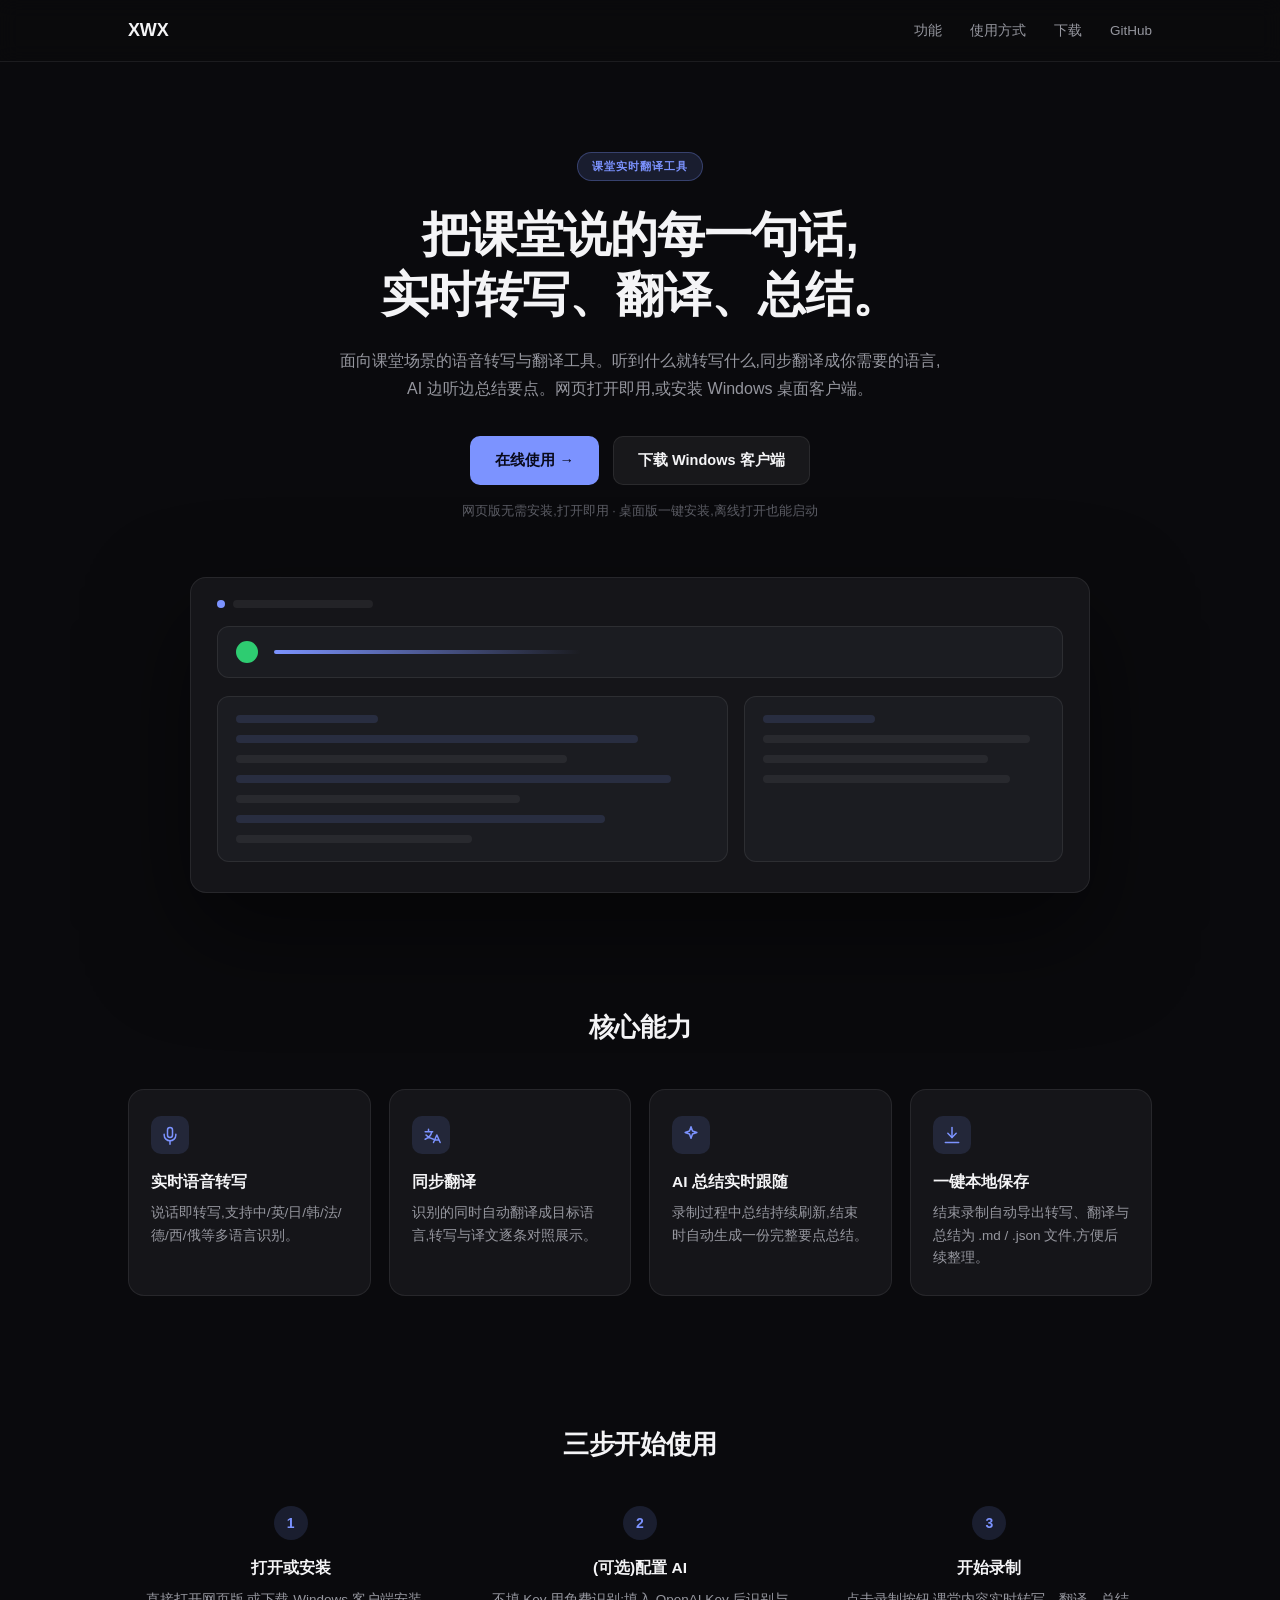
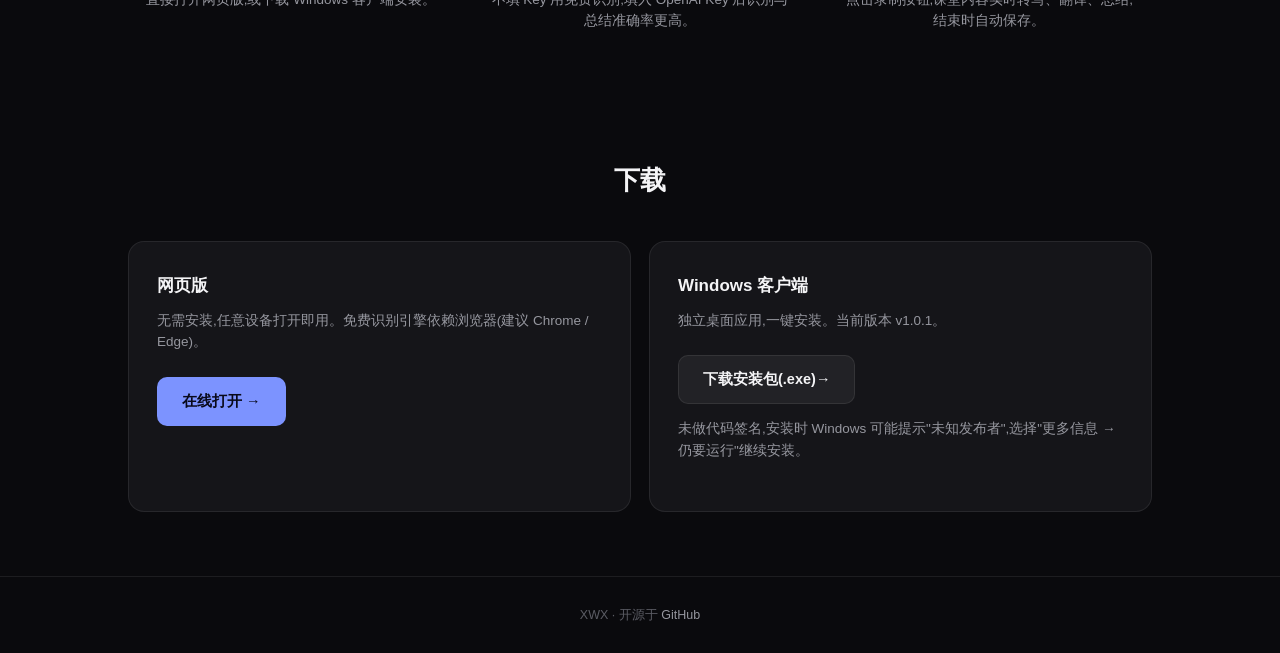
<file: index.html>
<!DOCTYPE html>
<html lang="zh-CN">
<head>
<meta charset="UTF-8" />
<meta name="viewport" content="width=device-width, initial-scale=1" />
<title>XWX — 课堂实时翻译</title>
<meta name="description" content="课堂实时语音转写 + 翻译 + AI 总结。网页打开即用,或下载 Windows 客户端。" />
<link rel="stylesheet" href="landing.css" />
</head>
<body>
  <header class="nav">
    <div class="nav-inner">
      <div class="nav-brand">XWX</div>
      <nav class="nav-links">
        <a href="#features">功能</a>
        <a href="#how">使用方式</a>
        <a href="#download">下载</a>
        <a href="https://github.com/xianwuxing/xwx" target="_blank" rel="noopener">GitHub</a>
      </nav>
    </div>
  </header>

  <main>
    <section class="hero">
      <span class="eyebrow">课堂实时翻译工具</span>
      <h1>把课堂说的每一句话,<br />实时转写、翻译、总结。</h1>
      <p class="hero-sub">
        面向课堂场景的语音转写与翻译工具。听到什么就转写什么,同步翻译成你需要的语言,
        AI 边听边总结要点。网页打开即用,或安装 Windows 桌面客户端。
      </p>
      <div class="hero-actions">
        <a class="btn btn-primary" href="app/">在线使用 →</a>
        <a class="btn btn-secondary" href="#download">下载 Windows 客户端</a>
      </div>
      <p class="hero-note">网页版无需安装,打开即用 · 桌面版一键安装,离线打开也能启动</p>

      <div class="hero-shot" aria-hidden="true">
        <div class="mock-titlebar">
          <span class="mock-dot" style="background:#7c93ff"></span>
          <span class="mock-crumb"></span>
        </div>
        <div class="mock-controlbar">
          <span class="mock-record"></span>
          <span class="mock-bar" style="width:38%"></span>
        </div>
        <div class="mock-panels">
          <div class="mock-panel">
            <span class="mock-line" style="width:30%"></span>
            <span class="mock-line" style="width:85%"></span>
            <span class="mock-line dim" style="width:70%"></span>
            <span class="mock-line" style="width:92%"></span>
            <span class="mock-line dim" style="width:60%"></span>
            <span class="mock-line" style="width:78%"></span>
            <span class="mock-line dim" style="width:50%"></span>
          </div>
          <div class="mock-panel">
            <span class="mock-line" style="width:40%"></span>
            <span class="mock-line dim" style="width:95%"></span>
            <span class="mock-line dim" style="width:80%"></span>
            <span class="mock-line dim" style="width:88%"></span>
          </div>
        </div>
      </div>
    </section>

    <section class="features" id="features">
      <h2>核心能力</h2>
      <div class="feature-grid">
        <div class="feature-card">
          <div class="feature-icon">
            <svg viewBox="0 0 24 24"><path d="M12 15a3 3 0 0 0 3-3V6a3 3 0 0 0-6 0v6a3 3 0 0 0 3 3z"/><path d="M19 11v1a7 7 0 0 1-14 0v-1"/><line x1="12" y1="19" x2="12" y2="23"/></svg>
          </div>
          <h3>实时语音转写</h3>
          <p>说话即转写,支持中/英/日/韩/法/德/西/俄等多语言识别。</p>
        </div>
        <div class="feature-card">
          <div class="feature-icon">
            <svg viewBox="0 0 24 24"><path d="M5 8h9M9 5v3M13 8a12 12 0 0 1-8 9M6 12a15 15 0 0 0 9 5"/><path d="M15 21l4-9 4 9M16.5 18h5"/></svg>
          </div>
          <h3>同步翻译</h3>
          <p>识别的同时自动翻译成目标语言,转写与译文逐条对照展示。</p>
        </div>
        <div class="feature-card">
          <div class="feature-icon">
            <svg viewBox="0 0 24 24"><path d="M12 2l1.8 5.2L19 9l-5.2 1.8L12 16l-1.8-5.2L5 9l5.2-1.8z"/></svg>
          </div>
          <h3>AI 总结实时跟随</h3>
          <p>录制过程中总结持续刷新,结束时自动生成一份完整要点总结。</p>
        </div>
        <div class="feature-card">
          <div class="feature-icon">
            <svg viewBox="0 0 24 24"><path d="M12 3v12"/><path d="M7 10l5 5 5-5"/><path d="M4 21h16"/></svg>
          </div>
          <h3>一键本地保存</h3>
          <p>结束录制自动导出转写、翻译与总结为 .md / .json 文件,方便后续整理。</p>
        </div>
      </div>
    </section>

    <section class="how" id="how">
      <h2>三步开始使用</h2>
      <div class="steps">
        <div class="step">
          <span class="step-num">1</span>
          <h3>打开或安装</h3>
          <p>直接打开网页版,或下载 Windows 客户端安装。</p>
        </div>
        <div class="step">
          <span class="step-num">2</span>
          <h3>(可选)配置 AI</h3>
          <p>不填 Key 用免费识别;填入 OpenAI Key 后识别与总结准确率更高。</p>
        </div>
        <div class="step">
          <span class="step-num">3</span>
          <h3>开始录制</h3>
          <p>点击录制按钮,课堂内容实时转写、翻译、总结,结束时自动保存。</p>
        </div>
      </div>
    </section>

    <section class="download" id="download">
      <h2>下载</h2>
      <div class="download-cards">
        <div class="download-card">
          <h3>网页版</h3>
          <p>无需安装,任意设备打开即用。免费识别引擎依赖浏览器(建议 Chrome / Edge)。</p>
          <a class="btn btn-primary" href="app/">在线打开 →</a>
        </div>
        <div class="download-card">
          <h3>Windows 客户端</h3>
          <p>独立桌面应用,一键安装。当前版本 v1.0.1。</p>
          <a class="btn btn-secondary" href="https://github.com/xianwuxing/xwx/releases/download/v1.0.1/XWX.Setup.1.0.1.exe">下载安装包(.exe)→</a>
          <p class="download-hint">未做代码签名,安装时 Windows 可能提示"未知发布者",选择"更多信息 → 仍要运行"继续安装。</p>
        </div>
      </div>
    </section>
  </main>

  <footer class="site-footer">
    <span>XWX · 开源于 <a href="https://github.com/xianwuxing/xwx" target="_blank" rel="noopener">GitHub</a></span>
  </footer>
</body>
</html>
</file>
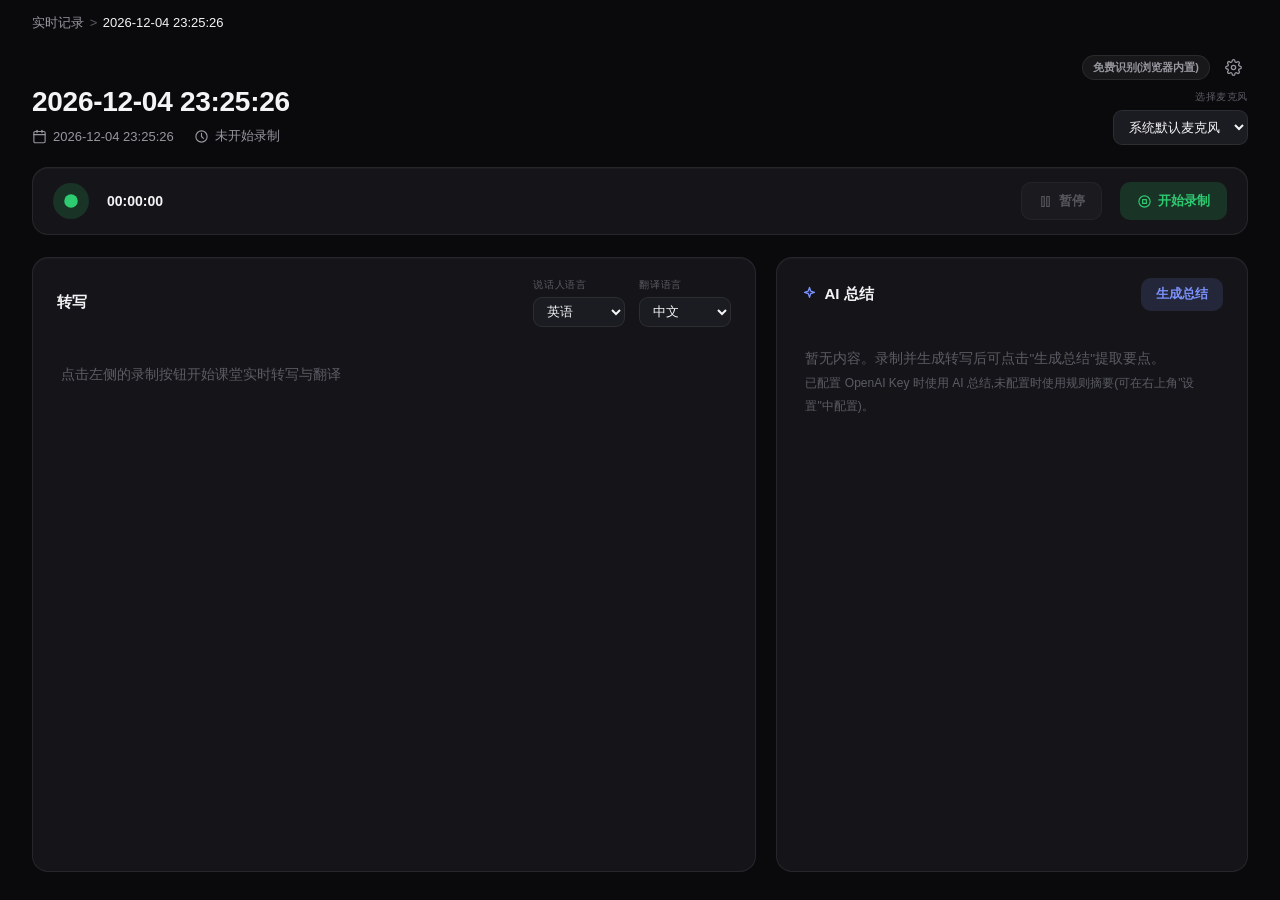
<file: app/index.html>
<!DOCTYPE html>
<html lang="zh-CN">
<head>
<meta charset="UTF-8" />
<meta name="viewport" content="width=device-width, initial-scale=1" />
<meta http-equiv="Content-Security-Policy" content="default-src 'self'; script-src 'self'; style-src 'self' 'unsafe-inline'; connect-src 'self' https://api.mymemory.translated.net https://api.openai.com; img-src 'self' data:;" />
<title>XWX</title>
<meta name="description" content="课堂实时语音转写 + 翻译 + AI 总结" />
<link rel="stylesheet" href="styles.css" />
</head>
<body>
  <div class="titlebar">
    <div class="titlebar-left">
      <span class="breadcrumb"><span class="crumb-dim">实时记录</span> <span class="crumb-sep">&gt;</span> <span id="breadcrumbTime">2026-09-02 00:00:00</span></span>
    </div>
  </div>

  <div class="app-body">
    <div class="header-row">
      <div class="header-left">
        <h1 id="sessionTitle">2026-09-02 00:00:00</h1>
        <div class="meta-row">
          <span class="meta-item">
            <svg class="meta-icon" viewBox="0 0 24 24"><rect x="3" y="4" width="18" height="18" rx="2"/><line x1="3" y1="9" x2="21" y2="9"/><line x1="8" y1="2" x2="8" y2="6"/><line x1="16" y1="2" x2="16" y2="6"/></svg>
            <span id="sessionDate">2026-09-02 00:00</span>
          </span>
          <span class="meta-item">
            <svg class="meta-icon" viewBox="0 0 24 24"><circle cx="12" cy="12" r="9"/><polyline points="12 7 12 12 15 15"/></svg>
            <span id="recordedLabel">未开始录制</span>
          </span>
        </div>
      </div>
      <div class="header-right">
        <div class="header-right-top">
          <span class="engine-badge" id="engineBadge">免费识别</span>
          <button class="icon-btn nav-btn" id="btnSettings" title="设置">
            <svg viewBox="0 0 24 24"><circle cx="12" cy="12" r="3"/><path d="M19.4 15a1.7 1.7 0 0 0 .34 1.87l.06.06a2 2 0 1 1-2.83 2.83l-.06-.06a1.7 1.7 0 0 0-1.87-.34 1.7 1.7 0 0 0-1 1.55V21a2 2 0 1 1-4 0v-.09A1.7 1.7 0 0 0 9 19.4a1.7 1.7 0 0 0-1.87.34l-.06.06a2 2 0 1 1-2.83-2.83l.06-.06A1.7 1.7 0 0 0 4.6 15a1.7 1.7 0 0 0-1.55-1H3a2 2 0 1 1 0-4h.09A1.7 1.7 0 0 0 4.6 9a1.7 1.7 0 0 0-.34-1.87l-.06-.06a2 2 0 1 1 2.83-2.83l.06.06A1.7 1.7 0 0 0 9 4.6a1.7 1.7 0 0 0 1-1.55V3a2 2 0 1 1 4 0v.09a1.7 1.7 0 0 0 1 1.55 1.7 1.7 0 0 0 1.87-.34l.06-.06a2 2 0 1 1 2.83 2.83l-.06.06A1.7 1.7 0 0 0 19.4 9a1.7 1.7 0 0 0 1.55 1H21a2 2 0 1 1 0 4h-.09a1.7 1.7 0 0 0-1.51 1z"/></svg>
          </button>
        </div>
        <label class="mic-label">选择麦克风</label>
        <select id="micSelect" class="select-box"><option value="">系统默认麦克风</option></select>
      </div>
    </div>

    <div class="control-bar card">
      <button class="record-dot" id="btnRecordToggle" title="开始/停止录制">
        <svg viewBox="0 0 24 24"><circle cx="12" cy="12" r="9"/></svg>
      </button>
      <span class="timer" id="timerLabel">00:00:00</span>
      <canvas id="waveform" width="360" height="36"></canvas>
      <div class="spacer"></div>
      <button class="btn btn-ghost" id="btnPause" disabled>
        <svg viewBox="0 0 24 24"><rect x="6" y="4" width="4" height="16"/><rect x="14" y="4" width="4" height="16"/></svg>
        <span id="pauseLabel">暂停</span>
      </button>
      <button class="btn btn-record" id="btnEnd">
        <svg viewBox="0 0 24 24"><circle cx="12" cy="12" r="9"/><rect x="9" y="9" width="6" height="6"/></svg>
        <span id="btnEndLabel">开始录制</span>
      </button>
    </div>

    <div class="content-row">
      <section class="panel card transcript-panel">
        <div class="panel-header">
          <h2>转写</h2>
          <div class="lang-selects">
            <div class="lang-group">
              <label>说话人语言</label>
              <select id="sourceLang" class="select-box"></select>
            </div>
            <div class="lang-group">
              <label>翻译语言</label>
              <select id="targetLang" class="select-box"></select>
            </div>
          </div>
        </div>
        <div id="transcriptList" class="transcript-list">
          <div class="empty-state" id="transcriptEmpty">
            点击左侧的录制按钮开始课堂实时转写与翻译
          </div>
        </div>
      </section>

      <section class="panel card summary-panel">
        <div class="panel-header">
          <h2><svg class="spark-icon" viewBox="0 0 24 24"><path d="M12 2l1.8 5.2L19 9l-5.2 1.8L12 16l-1.8-5.2L5 9l5.2-1.8z"/></svg> AI 总结
            <span class="live-pulse" id="summaryLivePulse" hidden></span>
          </h2>
          <div class="summary-header-right">
            <span class="summary-updated" id="summaryUpdated"></span>
            <button class="btn btn-small" id="btnSummarize">生成总结</button>
          </div>
        </div>
        <div id="summaryBody" class="summary-body">
          <div class="empty-state">
            暂无内容。录制并生成转写后可点击"生成总结"提取要点。<br/>
            <span class="hint">已配置 OpenAI Key 时使用 AI 总结,未配置时使用规则摘要(可在右上角"设置"中配置)。</span>
          </div>
        </div>
      </section>
    </div>
  </div>

  <div class="modal-overlay" id="settingsOverlay" hidden>
    <div class="modal card">
      <div class="modal-header">
        <h3>设置</h3>
        <button class="icon-btn nav-btn" id="btnCloseSettings">
          <svg viewBox="0 0 24 24"><line x1="6" y1="6" x2="18" y2="18"/><line x1="18" y1="6" x2="6" y2="18"/></svg>
        </button>
      </div>
      <div class="modal-body">
        <label class="modal-label">OpenAI API Key</label>
        <input type="password" id="apiKeyInput" class="text-input" placeholder="sk-..." autocomplete="off" spellcheck="false" />
        <p class="modal-hint">
          注意:ChatGPT Pro 网页订阅不能直接调用接口,需要到
          platform.openai.com/api-keys 单独创建一个 API Key,并在账户里开通按量付费额度
          (与 ChatGPT 订阅是两套独立计费)。<br/>
          填入 Key 后,识别使用 Whisper、翻译与 AI 总结使用 GPT-4o-mini,准确率和速度优于免费方案。
          留空则自动使用浏览器内置的免费识别 + 规则摘要。<br/>
          <strong>Key 只保存在你这台设备的浏览器本地存储中,不会上传到任何服务器</strong>(本站是纯静态页面,没有后端)。
        </p>
        <div class="modal-actions">
          <button class="btn btn-ghost" id="btnClearKey">清除</button>
          <button class="btn" id="btnSaveKey">保存</button>
        </div>
        <p class="modal-status" id="keyStatus"></p>

        <label class="modal-label" style="margin-top: 22px;">本地保存位置</label>
        <div class="save-path-row">
          <span class="save-path-text" id="savePathDisplay">未设置(默认下载到"下载"文件夹)</span>
          <button class="btn btn-ghost btn-small" id="btnChooseSaveDir">选择文件夹</button>
        </div>
        <p class="modal-hint" id="saveDirUnsupportedHint" hidden>
          当前浏览器不支持选择保存文件夹(需要 Chrome / Edge),将始终下载到默认"下载"文件夹。
        </p>
      </div>
    </div>
  </div>

  <div class="modal-overlay" id="saveConfirmOverlay" hidden>
    <div class="modal card">
      <div class="modal-header">
        <h3>保存本次记录?</h3>
        <button class="icon-btn nav-btn" id="btnCloseSaveConfirm">
          <svg viewBox="0 0 24 24"><line x1="6" y1="6" x2="18" y2="18"/><line x1="18" y1="6" x2="6" y2="18"/></svg>
        </button>
      </div>
      <div class="modal-body">
        <p class="modal-hint" id="saveConfirmSummary"></p>
        <div class="modal-actions">
          <button class="btn btn-ghost" id="btnSkipSave">不保存</button>
          <button class="btn" id="btnConfirmSave">下载到本地</button>
        </div>
      </div>
    </div>
  </div>

  <div class="toast" id="toast" hidden></div>

  <script src="app.js"></script>
</body>
</html>
</file>
<file: landing.css>
* { box-sizing: border-box; margin: 0; padding: 0; }

:root {
  --bg: #0a0a0d;
  --card-bg: #151519;
  --card-bg-2: #1b1c21;
  --border: rgba(255, 255, 255, 0.08);
  --hover: rgba(255, 255, 255, 0.06);
  --text: #f4f4f6;
  --text-dim: #96979f;
  --text-faint: #5b5c64;
  --accent: #7c93ff;
  --accent-soft: rgba(124, 147, 255, 0.14);
  --green: #2ecc71;
  --green-soft: rgba(46, 204, 113, 0.16);
}

html { scroll-behavior: smooth; }
body {
  background: var(--bg);
  color: var(--text);
  font-family: -apple-system, "Segoe UI", "PingFang SC", "Microsoft YaHei", sans-serif;
  line-height: 1.6;
}
svg { fill: none; stroke: currentColor; stroke-width: 1.8; stroke-linecap: round; stroke-linejoin: round; }
a { color: inherit; text-decoration: none; }

/* Nav */
.nav {
  position: sticky; top: 0; z-index: 10;
  background: rgba(10, 10, 13, 0.8); backdrop-filter: blur(10px);
  border-bottom: 1px solid var(--border);
}
.nav-inner {
  max-width: 1080px; margin: 0 auto; padding: 16px 28px;
  display: flex; align-items: center; justify-content: space-between;
}
.nav-brand { font-weight: 800; font-size: 18px; letter-spacing: -0.01em; }
.nav-links { display: flex; gap: 28px; font-size: 13.5px; color: var(--text-dim); }
.nav-links a:hover { color: var(--text); }

main { max-width: 1080px; margin: 0 auto; padding: 0 28px; }

/* Hero */
.hero { padding: 90px 0 50px; text-align: center; }
.eyebrow {
  display: inline-block; font-size: 11px; font-weight: 700; letter-spacing: 0.08em; text-transform: uppercase;
  color: var(--accent); background: var(--accent-soft); border: 1px solid rgba(124,147,255,0.3);
  padding: 5px 14px; border-radius: 20px; margin-bottom: 24px;
}
.hero h1 { font-size: 48px; font-weight: 800; letter-spacing: -0.02em; line-height: 1.25; }
.hero-sub {
  max-width: 620px; margin: 22px auto 0; color: var(--text-dim); font-size: 16px; line-height: 1.7;
}
.hero-actions { display: flex; gap: 14px; justify-content: center; margin-top: 34px; flex-wrap: wrap; }
.hero-note { margin-top: 16px; font-size: 12.5px; color: var(--text-faint); }

.btn {
  display: inline-flex; align-items: center; gap: 6px; border-radius: 10px; font-weight: 600; font-size: 14.5px;
  padding: 12px 24px; border: 1px solid transparent; transition: filter 0.15s ease, transform 0.08s ease;
}
.btn:hover { filter: brightness(1.1); }
.btn:active { transform: scale(0.97); }
.btn-primary { background: var(--accent); color: #08091a; }
.btn-secondary { background: var(--hover); color: var(--text); border-color: var(--border); }

.hero-shot {
  margin: 56px auto 0; max-width: 900px; border-radius: 16px; overflow: hidden;
  border: 1px solid var(--border); box-shadow: 0 40px 100px rgba(0,0,0,0.5);
  background: var(--card-bg); padding: 22px 26px 30px; text-align: left;
}
.mock-titlebar { display: flex; align-items: center; gap: 8px; margin-bottom: 18px; }
.mock-dot { width: 8px; height: 8px; border-radius: 50%; }
.mock-crumb { width: 140px; height: 8px; border-radius: 4px; background: var(--hover); }
.mock-controlbar {
  display: flex; align-items: center; gap: 16px; background: var(--card-bg-2); border: 1px solid var(--border);
  border-radius: 12px; padding: 14px 18px; margin-bottom: 18px;
}
.mock-record { width: 22px; height: 22px; border-radius: 50%; background: var(--green); flex-shrink: 0; }
.mock-bar { height: 4px; border-radius: 2px; background: linear-gradient(90deg, var(--accent), transparent); }
.mock-panels { display: grid; grid-template-columns: 1.6fr 1fr; gap: 16px; }
.mock-panel {
  background: var(--card-bg-2); border: 1px solid var(--border); border-radius: 12px; padding: 18px;
  display: flex; flex-direction: column; gap: 12px;
}
.mock-line { display: block; height: 8px; border-radius: 4px; background: var(--accent-soft); }
.mock-line.dim { background: var(--hover); }

/* Sections */
section { padding: 64px 0; }
section h2 { font-size: 26px; font-weight: 800; letter-spacing: -0.01em; text-align: center; margin-bottom: 40px; }

.feature-grid { display: grid; grid-template-columns: repeat(4, 1fr); gap: 18px; }
.feature-card {
  background: var(--card-bg); border: 1px solid var(--border); border-radius: 16px; padding: 26px 22px;
}
.feature-icon {
  width: 38px; height: 38px; border-radius: 10px; background: var(--accent-soft); color: var(--accent);
  display: flex; align-items: center; justify-content: center; margin-bottom: 16px;
}
.feature-icon svg { width: 20px; height: 20px; }
.feature-card h3 { font-size: 15.5px; font-weight: 700; margin-bottom: 8px; }
.feature-card p { font-size: 13.5px; color: var(--text-dim); line-height: 1.65; }

.steps { display: grid; grid-template-columns: repeat(3, 1fr); gap: 24px; }
.step { text-align: center; padding: 0 12px; }
.step-num {
  display: inline-flex; align-items: center; justify-content: center; width: 34px; height: 34px;
  border-radius: 50%; background: var(--accent-soft); color: var(--accent); font-weight: 700; font-size: 14px;
  margin-bottom: 16px;
}
.step h3 { font-size: 15.5px; font-weight: 700; margin-bottom: 8px; }
.step p { font-size: 13.5px; color: var(--text-dim); }

.download-cards { display: grid; grid-template-columns: 1fr 1fr; gap: 18px; }
.download-card {
  background: var(--card-bg); border: 1px solid var(--border); border-radius: 16px; padding: 30px 28px;
}
.download-card h3 { font-size: 17px; font-weight: 700; margin-bottom: 10px; }
.download-card p { font-size: 13.5px; color: var(--text-dim); margin-bottom: 20px; }
.download-card .btn { margin-top: 4px; }
.download-hint { margin-top: 14px; margin-bottom: 0; font-size: 12px; color: var(--text-faint); }

.site-footer {
  border-top: 1px solid var(--border); padding: 28px; text-align: center;
  font-size: 12.5px; color: var(--text-faint);
}
.site-footer a { color: var(--text-dim); }
.site-footer a:hover { color: var(--text); }

@media (max-width: 760px) {
  .hero h1 { font-size: 32px; }
  .feature-grid { grid-template-columns: repeat(2, 1fr); }
  .steps { grid-template-columns: 1fr; }
  .download-cards { grid-template-columns: 1fr; }
  .nav-links { display: none; }
}
</file>
<file: app/styles.css>
* { box-sizing: border-box; margin: 0; padding: 0; }

:root {
  --bg: #0a0a0d;
  --card-bg: #151519;
  --card-bg-2: #1b1c21;
  --border: rgba(255, 255, 255, 0.08);
  --hover: rgba(255, 255, 255, 0.06);
  --text: #f4f4f6;
  --text-dim: #96979f;
  --text-faint: #5b5c64;
  --accent: #7c93ff;
  --accent-soft: rgba(124, 147, 255, 0.14);
  --red: #ff6161;
  --red-soft: rgba(255, 97, 97, 0.14);
  --green: #2ecc71;
  --green-soft: rgba(46, 204, 113, 0.16);
}

html, body {
  height: 100%;
  background: var(--bg);
  color: var(--text);
  font-family: -apple-system, "Segoe UI", "PingFang SC", "Microsoft YaHei", sans-serif;
  overflow: hidden;
}

svg { fill: none; stroke: currentColor; stroke-width: 1.8; stroke-linecap: round; stroke-linejoin: round; }

/* Titlebar */
.titlebar { height: 46px; display: flex; align-items: center; background: var(--bg); padding: 0 32px; }
.titlebar-left { display: flex; align-items: center; gap: 4px; }
.icon-btn.nav-btn {
  width: 30px; height: 30px; border: none; background: transparent; border-radius: 7px;
  display: flex; align-items: center; justify-content: center; color: var(--text-dim); cursor: pointer;
  transition: background 0.15s ease, color 0.15s ease;
}
.icon-btn.nav-btn svg { width: 17px; height: 17px; }
.icon-btn.nav-btn:hover { background: var(--hover); color: var(--text); }
.breadcrumb { font-size: 13px; color: var(--text); }
.crumb-dim { color: var(--text-dim); }
.crumb-sep { color: var(--text-faint); margin: 0 2px; }

/* Body */
.app-body { height: calc(100% - 46px); padding: 6px 32px 28px; display: flex; flex-direction: column; gap: 22px; overflow: hidden; }

.header-row { display: flex; justify-content: space-between; align-items: flex-end; }
.header-left h1 { font-size: 28px; font-weight: 700; letter-spacing: -0.01em; }
.meta-row { display: flex; gap: 20px; margin-top: 9px; }
.meta-item { display: flex; align-items: center; gap: 6px; font-size: 13px; color: var(--text-dim); }
.meta-icon { width: 15px; height: 15px; }
.header-right { display: flex; flex-direction: column; align-items: flex-end; gap: 6px; }
.header-right-top { display: flex; align-items: center; gap: 8px; margin-bottom: 2px; }
.mic-label {
  font-size: 10px; color: var(--text-faint); text-transform: uppercase; letter-spacing: 0.06em;
}

.engine-badge {
  font-size: 11px; font-weight: 600; padding: 4px 10px; border-radius: 20px;
  background: var(--hover); color: var(--text-dim); border: 1px solid var(--border);
}
.engine-badge.premium { background: var(--accent-soft); color: var(--accent); border-color: rgba(124, 147, 255, 0.3); }

/* Settings modal */
.modal-overlay {
  position: fixed; inset: 0; background: rgba(0, 0, 0, 0.6); backdrop-filter: blur(8px);
  display: flex; align-items: center; justify-content: center; z-index: 50;
}
.modal-overlay[hidden] { display: none; }
.modal { width: 420px; max-width: 90vw; padding: 22px 24px; box-shadow: 0 24px 70px rgba(0,0,0,0.55); }
.modal-header { display: flex; justify-content: space-between; align-items: center; margin-bottom: 16px; }
.modal-header h3 { font-size: 15px; font-weight: 700; }
.modal-label {
  display: block; font-size: 10px; color: var(--text-faint); margin-bottom: 8px;
  text-transform: uppercase; letter-spacing: 0.06em;
}
.text-input {
  width: 100%; border: 1px solid var(--border); background: var(--card-bg-2); border-radius: 9px; padding: 10px 12px;
  font-size: 13px; outline: none; color: var(--text); transition: border-color 0.15s ease;
}
.text-input:focus { border-color: var(--accent); }
.modal-hint { font-size: 12px; color: var(--text-faint); line-height: 1.7; margin-top: 12px; }
.modal-actions { display: flex; justify-content: flex-end; gap: 8px; margin-top: 18px; }
.modal-status { font-size: 12px; margin-top: 10px; color: var(--accent); min-height: 16px; }

.save-path-row {
  display: flex; align-items: center; justify-content: space-between; gap: 10px;
  background: var(--card-bg-2); border: 1px solid var(--border); border-radius: 9px; padding: 9px 12px;
}
.save-path-text { font-size: 12.5px; color: var(--text-dim); overflow: hidden; text-overflow: ellipsis; white-space: nowrap; }

.select-box {
  border: 1px solid var(--border); background: var(--card-bg-2); border-radius: 9px;
  padding: 8px 11px; font-size: 13px; color: var(--text); cursor: pointer; outline: none;
  transition: border-color 0.15s ease;
}
.select-box:focus { border-color: var(--accent); }

.card { background: var(--card-bg); border: 1px solid var(--border); border-radius: 16px; box-shadow: 0 1px 0 rgba(255,255,255,0.03) inset; }

.control-bar { display: flex; align-items: center; gap: 18px; padding: 14px 20px; }
.record-dot {
  width: 36px; height: 36px; border-radius: 50%; border: none; cursor: pointer;
  background: var(--green-soft); color: var(--green); display: flex; align-items: center; justify-content: center;
  transition: background 0.15s ease, transform 0.08s ease, box-shadow 0.2s ease;
}
.record-dot:hover { filter: brightness(1.1); }
.record-dot:active { transform: scale(0.94); }
.record-dot svg { width: 18px; height: 18px; fill: currentColor; stroke: none; }
.record-dot.active { background: var(--red); color: #fff; box-shadow: 0 0 0 6px var(--red-soft); }
.record-dot.active svg { fill: #fff; }

.timer { font-variant-numeric: tabular-nums; font-size: 14px; font-weight: 600; min-width: 66px; color: var(--text); }
#waveform { flex: 1; max-width: 420px; height: 36px; }
.spacer { flex: 1; }

.btn {
  display: flex; align-items: center; gap: 6px; border: 1px solid transparent; border-radius: 10px; cursor: pointer;
  padding: 9px 16px; font-size: 13px; font-weight: 600; background: var(--accent-soft); color: var(--accent);
  transition: filter 0.15s ease, transform 0.08s ease, background 0.15s ease;
}
.btn svg { width: 15px; height: 15px; }
.btn:hover { filter: brightness(1.1); }
.btn:active { transform: scale(0.97); }
.btn:disabled { opacity: 0.5; cursor: not-allowed; transform: none; }
.btn-ghost { background: var(--hover); color: var(--text-dim); border-color: var(--border); }
.btn-ghost:hover { color: var(--text); }
.btn-ghost.active { color: var(--accent); border-color: rgba(124, 147, 255, 0.3); }
.btn-danger { background: var(--red); color: #fff; }
.btn-danger svg { fill: #fff; stroke: none; }
.btn-record { background: var(--green-soft); color: var(--green); }
.btn-record.recording { background: var(--red); color: #fff; }
.btn-record.recording svg { fill: #fff; stroke: none; }
.btn-small { padding: 7px 14px; font-size: 12.5px; }

.content-row { flex: 1; display: flex; gap: 20px; min-height: 0; }
.panel { flex: 1; display: flex; flex-direction: column; padding: 20px 24px; min-height: 0; }
.transcript-panel { flex: 1.6; }
.summary-panel { flex: 1; }

.panel-header { display: flex; justify-content: space-between; align-items: center; margin-bottom: 16px; flex-wrap: wrap; gap: 10px; }
.panel-header h2 { font-size: 15px; font-weight: 700; display: flex; align-items: center; gap: 6px; }
.spark-icon { width: 17px; height: 17px; color: var(--accent); fill: var(--accent-soft); }

.summary-header-right { display: flex; align-items: center; gap: 10px; }
.summary-updated { font-size: 11px; color: var(--text-faint); }
.live-pulse { width: 7px; height: 7px; border-radius: 50%; background: var(--accent); animation: pulse 1.2s infinite; }
.live-pulse[hidden] { display: none; }

.lang-selects { display: flex; gap: 14px; }
.lang-group { display: flex; flex-direction: column; gap: 5px; }
.lang-group label { font-size: 10px; color: var(--text-faint); text-transform: uppercase; letter-spacing: 0.06em; }
.lang-group .select-box { padding: 6px 9px; font-size: 12.5px; }

.transcript-list { flex: 1; overflow-y: auto; padding-right: 4px; }
.transcript-entry {
  display: flex; gap: 14px; padding: 13px 0; border-bottom: 1px solid var(--border);
  animation: entryIn 0.25s ease;
}
.transcript-entry:last-child { border-bottom: none; }
@keyframes entryIn {
  from { opacity: 0; transform: translateY(4px); }
  to { opacity: 1; transform: translateY(0); }
}
.entry-time { color: var(--accent); font-size: 12.5px; font-variant-numeric: tabular-nums; width: 58px; flex-shrink: 0; padding-top: 1px; }
.entry-text { flex: 1; }
.entry-original { font-size: 14.5px; line-height: 1.55; color: var(--text); }
.entry-translated { font-size: 13.5px; line-height: 1.55; color: var(--text-dim); margin-top: 4px; }
.entry-interim { opacity: 0.55; }

.interim-row { display: flex; align-items: center; gap: 8px; font-size: 13px; color: var(--text-faint); padding: 10px 0; }
.pulse-dot { width: 7px; height: 7px; border-radius: 50%; background: var(--accent); animation: pulse 1.2s infinite; }
@keyframes pulse { 0%,100% { opacity: 0.3; } 50% { opacity: 1; } }

.empty-state { color: var(--text-faint); font-size: 13.5px; line-height: 1.75; padding: 20px 4px; }
.empty-state .hint { font-size: 12px; color: var(--text-faint); }

.summary-body { flex: 1; overflow-y: auto; font-size: 13.5px; line-height: 1.75; }
.summary-overview { margin-bottom: 12px; color: var(--text); }
.summary-bullets { list-style: none; display: flex; flex-direction: column; gap: 9px; }
.summary-bullets li { display: flex; gap: 8px; color: var(--text-dim); }
.summary-bullets li strong { color: var(--text); }
.summary-bullets li::before { content: "•"; color: var(--accent); font-weight: 700; }

::-webkit-scrollbar { width: 8px; }
::-webkit-scrollbar-thumb { background: rgba(255,255,255,0.14); border-radius: 4px; }
::-webkit-scrollbar-thumb:hover { background: rgba(255,255,255,0.22); }
::-webkit-scrollbar-track { background: transparent; }

/* Toast */
.toast {
  position: fixed; left: 50%; bottom: 28px; transform: translateX(-50%) translateY(0);
  background: var(--card-bg-2); color: var(--text); font-size: 13px; padding: 11px 20px; border-radius: 11px;
  border: 1px solid var(--border); box-shadow: 0 16px 40px rgba(0,0,0,0.5); z-index: 100; max-width: 80vw;
  opacity: 1; transition: opacity 0.25s ease, transform 0.25s ease;
}
.toast[hidden] { display: none; }
.toast.toast-hide { opacity: 0; transform: translateX(-50%) translateY(8px); }

/* Narrow viewports: stack the transcript and summary panels instead of clipping them. */
@media (max-width: 900px) {
  html, body { overflow: auto; }
  .app-body { height: auto; overflow: visible; }
  .content-row { flex-direction: column; }
  .header-row { flex-wrap: wrap; gap: 12px; }
}
</file>
